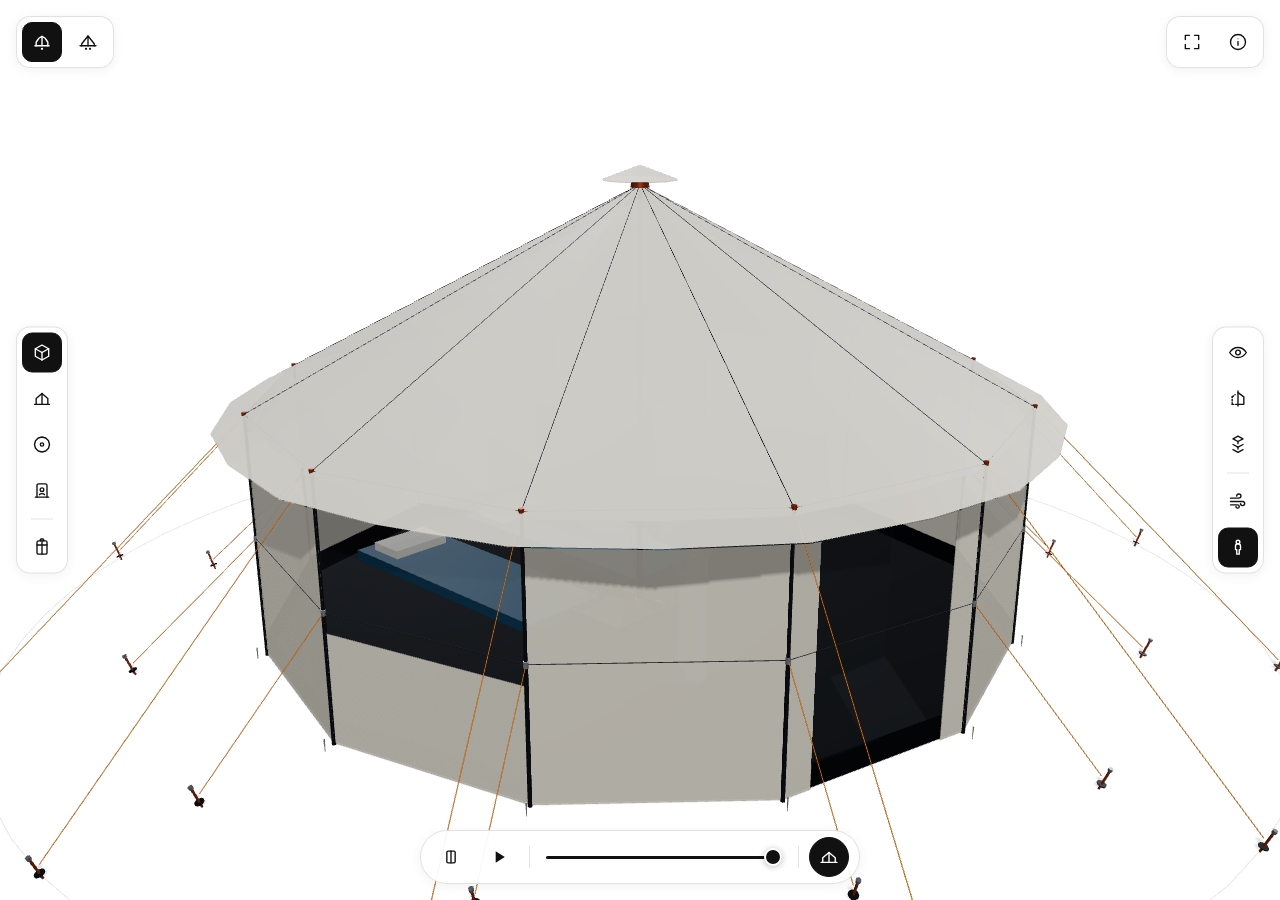
<file: index.html>
<!DOCTYPE html>
<html lang="ja">
<head>
  <meta charset="UTF-8" />
  <meta name="viewport" content="width=device-width, initial-scale=1.0, maximum-scale=1.0, user-scalable=no, viewport-fit=cover" />
  <meta name="theme-color" content="#ffffff" />
  <meta name="apple-mobile-web-app-capable" content="yes" />
  <meta name="apple-mobile-web-app-status-bar-style" content="default" />
  <meta name="description" content="FREE-ROOM D12-500: 52cm×16cm×48cm折り畳み式・展開時18.75㎡（11.6畳）超効率平地庭用宿泊住居 3D CAD & マルチフィジックス検証モデル" />
  <title>FREE-ROOM D12-500 — 3D CAD</title>
  <link rel="stylesheet" href="./css/style.css" />
  <script type="importmap">
    {
      "imports": {
        "three": "./vendor/three.module.min.js",
        "three/addons/controls/OrbitControls.js": "./vendor/OrbitControls.js"
      }
    }
  </script>
</head>
<body>
  <!-- Pure White Full-Bleed 3D CAD Viewport -->
  <main id="cad-stage">
    <canvas id="cad-canvas"></canvas>
  </main>

  <!-- Analysis Color Swatch Strip (Zero Text — Shown ONLY when CFD/FEA heatmap mode is active) -->
  <div id="heatmap-swatch" class="heatmap-swatch" aria-hidden="true">
    <svg viewBox="0 0 24 24"><path d="M3 8h11a3 3 0 1 0-3-3"/><path d="M3 12h15a3 3 0 1 1-3 3"/><path d="M3 16h7a2.5 2.5 0 1 1-2.5 2.5"/></svg>
    <div class="heatmap-bar"></div>
    <svg viewBox="0 0 24 24"><path d="M12 2v20"/><path d="M6 7l6-5 6 5"/><path d="M6 17l6 5 6-5"/></svg>
  </div>

  <!-- Left Vertical Dock: Camera Presets (100% Icon-Only, Zero Text) -->
  <nav class="cad-dock dock-left" aria-label="Viewpoints">
    <!-- Isometric 3D View -->
    <button id="btn-view-iso" class="cad-btn is-active" type="button" aria-label="Isometric View">
      <svg viewBox="0 0 24 24">
        <path d="M12 3l8 4.5v9L12 21l-8-4.5v-9L12 3z"/>
        <path d="M12 12l8-4.5"/>
        <path d="M12 12v9"/>
        <path d="M12 12L4 7.5"/>
      </svg>
    </button>
    <!-- Front Elevation View -->
    <button id="btn-view-front" class="cad-btn" type="button" aria-label="Front Elevation">
      <svg viewBox="0 0 24 24">
        <path d="M3 19h18"/>
        <path d="M5 19v-7l7-6 7 6v7"/>
        <path d="M12 6v13"/>
      </svg>
    </button>
    <!-- Top Plan View (12-gon) -->
    <button id="btn-view-top" class="cad-btn" type="button" aria-label="Top Plan View">
      <svg viewBox="0 0 24 24">
        <polygon points="12,3 16.5,4.2 19.8,7.5 21,12 19.8,16.5 16.5,19.8 12,21 7.5,19.8 4.2,16.5 3,12 4.2,7.5 7.5,4.2"/>
        <circle cx="12" cy="12" r="2"/>
      </svg>
    </button>
    <!-- Interior Walk-In View -->
    <button id="btn-view-interior" class="cad-btn" type="button" aria-label="Interior View">
      <svg viewBox="0 0 24 24">
        <path d="M4 20h16"/>
        <path d="M6 20V6a2 2 0 0 1 2-2h8a2 2 0 0 1 2 2v14"/>
        <circle cx="12" cy="11" r="2.2"/>
        <path d="M9 17c.8-1.6 5.2-1.6 6 0"/>
      </svg>
    </button>
    <div class="dock-sep"></div>
    <!-- Packed Box 52x16x48cm Close-Up View -->
    <button id="btn-view-packed" class="cad-btn" type="button" aria-label="Packed Case Focus">
      <svg viewBox="0 0 24 24">
        <rect x="6" y="4" width="12" height="16" rx="1.8"/>
        <path d="M10 4V2.8a1 1 0 0 1 1-1h2a1 1 0 0 1 1 1V4"/>
        <path d="M12 4v16"/>
        <path d="M6 9h12"/>
      </svg>
    </button>
  </nav>

  <!-- Right Vertical Dock: Structural Layers & Multi-Physics Visualizations (Zero Text) -->
  <nav class="cad-dock dock-right" aria-label="CAD Modes">
    <!-- X-Ray / Skeleton Frame Mode (Toggle Outer Membrane Opacity) -->
    <button id="btn-mode-xray" class="cad-btn" type="button" aria-label="Skeleton X-Ray">
      <svg viewBox="0 0 24 24">
        <path d="M2 12s3.8-6 10-6 10 6 10 6-3.8 6-10 6-10-6-10-6z"/>
        <circle cx="12" cy="12" r="2.8"/>
      </svg>
    </button>
    <!-- Half Section Cutaway Mode -->
    <button id="btn-mode-section" class="cad-btn" type="button" aria-label="Section Cut">
      <svg viewBox="0 0 24 24">
        <path d="M12 3v18"/>
        <path d="M12 5l7 5v9h-7"/>
        <path d="M5 10l3.5-2.5" stroke-dasharray="2 2"/>
        <path d="M5 19v-9" stroke-dasharray="2 2"/>
        <path d="M5 19h7" stroke-dasharray="2 2"/>
      </svg>
    </button>
    <!-- Exploded CAD Assembly View -->
    <button id="btn-mode-explode" class="cad-btn" type="button" aria-label="Exploded Assembly">
      <svg viewBox="0 0 24 24">
        <path d="M12 2l6 3.2L12 8.4 6 5.2 12 2z"/>
        <path d="M6 12l6 3.2 6-3.2"/>
        <path d="M6 18.2l6 3.2 6-3.2"/>
        <path d="M12 8.4v2.6"/>
        <path d="M12 15.2v2.2"/>
      </svg>
    </button>
    <div class="dock-sep"></div>
    <!-- OpenFOAM CFD + CalculiX FEA Field Visualization -->
    <button id="btn-mode-physics" class="cad-btn" type="button" aria-label="CFD & FEA Heatmap">
      <svg viewBox="0 0 24 24">
        <path d="M3 8h10a2.5 2.5 0 1 0-2.5-2.5"/>
        <path d="M3 12h14.5a2.5 2.5 0 1 1-2.5 2.5"/>
        <path d="M3 16h8.5a2 2 0 1 1-2 2"/>
      </svg>
    </button>
    <!-- Human & Sleeping Interior Scale Figures -->
    <button id="btn-mode-scale" class="cad-btn is-active" type="button" aria-label="Human Scale & Interior">
      <svg viewBox="0 0 24 24">
        <circle cx="12" cy="5.5" r="2.2"/>
        <path d="M9 10.5a3 3 0 0 1 6 0v4h-1.5v5.5h-3V14.5H9v-4z"/>
      </svg>
    </button>
  </nav>

  <!-- Top-Left Dock: V1 / V2 Geometric Silhouette Switcher (100% Icon-Only, Zero Text) -->
  <nav class="cad-dock dock-top-left" aria-label="Version Switcher">
    <!-- V1: FREE-ROOM D12-500 (Geodesic Dome + 1 Dot) -->
    <button id="btn-ver-v1" class="cad-btn is-active" type="button" aria-label="V1: FREE-ROOM D12-500" title="V1: FREE-ROOM D12-500（¥558,044・11.6畳）">
      <svg viewBox="0 0 24 24">
        <path d="M3.5 16.5h17"/>
        <path d="M5 16.5v-4.2L8.2 7.5 12 5.2l3.8 2.3L19 12.3v4.2"/>
        <path d="M12 5.2v11.3"/>
        <circle cx="12" cy="20.2" r="1.35" fill="currentColor" stroke="none"/>
      </svg>
    </button>
    <!-- V2: FREE-ROOM AERO-PRISM P300 (Steep Aero-Prism + 2 Dots) -->
    <button id="btn-ver-v2" class="cad-btn" type="button" aria-label="V2: FREE-ROOM AERO-PRISM P300" title="V2: FREE-ROOM AERO-PRISM P300（¥5,950・5.00畳・雨100%不侵入）">
      <svg viewBox="0 0 24 24">
        <path d="M2.5 16.5h19"/>
        <path d="M4.5 16.5v-2.4L12 4.8l7.5 9.3v2.4"/>
        <path d="M12 4.8v11.7"/>
        <circle cx="9.6" cy="20.2" r="1.35" fill="currentColor" stroke="none"/>
        <circle cx="14.4" cy="20.2" r="1.35" fill="currentColor" stroke="none"/>
      </svg>
    </button>
  </nav>

  <!-- Top-Right Dock: Fullscreen Toggle & Collapsible Engineering Explanation Sheet -->
  <nav class="cad-dock dock-top-right" aria-label="Utilities">
    <!-- Fullscreen / Mobile Landscape Fullscreen -->
    <button id="btn-fullscreen" class="cad-btn" type="button" aria-label="Fullscreen">
      <svg id="icon-fs-enter" viewBox="0 0 24 24">
        <path d="M4 9V4h5"/>
        <path d="M20 9V4h-5"/>
        <path d="M4 15v5h5"/>
        <path d="M20 15v5h-5"/>
      </svg>
      <svg id="icon-fs-exit" viewBox="0 0 24 24" style="display:none">
        <path d="M9 4v5H4"/>
        <path d="M15 4v5h5"/>
        <path d="M9 20v-5H4"/>
        <path d="M15 20v-5h5"/>
      </svg>
    </button>
    <!-- Engineering Info & Simulation Report Sheet Toggle (i icon) -->
    <button id="btn-info" class="cad-btn" type="button" aria-label="Engineering Explanation">
      <svg viewBox="0 0 24 24">
        <circle cx="12" cy="12" r="9"/>
        <path d="M12 16v-4.5"/>
        <circle cx="12" cy="8.2" r="0.6" fill="currentColor" stroke="none"/>
      </svg>
    </button>
  </nav>

  <!-- Bottom Floating Morph Dock: Folded Case <-> Play/Pause <-> Deployed Pavilion (Zero Text) -->
  <div class="cad-dock dock-bottom" role="region" aria-label="Deployment Controls">
    <!-- Snap to 0% (Packed 52x16x48cm) -->
    <button id="btn-snap-packed" class="cad-btn round" type="button" aria-label="Folded State">
      <svg viewBox="0 0 24 24">
        <rect x="7" y="5" width="10" height="14" rx="1.5"/>
        <path d="M12 5v14"/>
      </svg>
    </button>
    <!-- Play / Pause Deployment Sequence -->
    <button id="btn-play" class="cad-btn round" type="button" aria-label="Play Deployment">
      <svg id="icon-play" viewBox="0 0 24 24">
        <polygon points="8,5 19,12 8,19" fill="currentColor" stroke="none"/>
      </svg>
      <svg id="icon-pause" viewBox="0 0 24 24" style="display:none">
        <rect x="6.5" y="5" width="3.8" height="14" rx="1" fill="currentColor" stroke="none"/>
        <rect x="13.7" y="5" width="3.8" height="14" rx="1" fill="currentColor" stroke="none"/>
      </svg>
    </button>
    <div class="dock-sep-v"></div>
    <!-- Continuous Kinematic Deployment Slider -->
    <div class="morph-slider-wrap">
      <input id="morph-slider" type="range" min="0" max="1000" value="1000" aria-label="Deployment Progress" />
    </div>
    <div class="dock-sep-v"></div>
    <!-- Snap to 100% (Fully Deployed Pavilion) -->
    <button id="btn-snap-deployed" class="cad-btn round is-active" type="button" aria-label="Deployed State">
      <svg viewBox="0 0 24 24">
        <path d="M2.5 18.5h19"/>
        <path d="M4.5 18.5v-5.5L12 6.5l7.5 6.5v5.5"/>
        <path d="M12 6.5v12"/>
      </svg>
    </button>
  </div>

  <!-- Collapsible Engineering Explanation Sheet (ONLY container containing descriptive text) -->
  <div id="info-backdrop" aria-hidden="true"></div>
  <aside id="info-drawer" aria-hidden="true" aria-label="設計・工学検証説明">
    <div class="drawer-version-bar" role="group" aria-label="バージョン切替">
      <button id="btn-drawer-v1" class="ver-seg is-active" type="button">V1：D12-500（¥558,044・11.6畳）</button>
      <button id="btn-drawer-v2" class="ver-seg" type="button">V2：AERO-PRISM（¥5,950・5.00畳）</button>
    </div>
    <header class="drawer-head">
      <div class="drawer-title-group">
        <h1 id="doc-title"></h1>
        <p id="doc-subtitle"></p>
      </div>
      <button id="btn-info-close" class="cad-btn round" type="button" aria-label="Close">
        <svg viewBox="0 0 24 24">
          <path d="M6 6l12 12"/>
          <path d="M18 6L6 18"/>
        </svg>
      </button>
    </header>
    <div id="drawer-tabs" class="drawer-tabs" role="tablist"></div>
    <div id="drawer-body" class="drawer-body"></div>
  </aside>

  <script type="module" src="./js/app.js"></script>
</body>
</html>
</file>
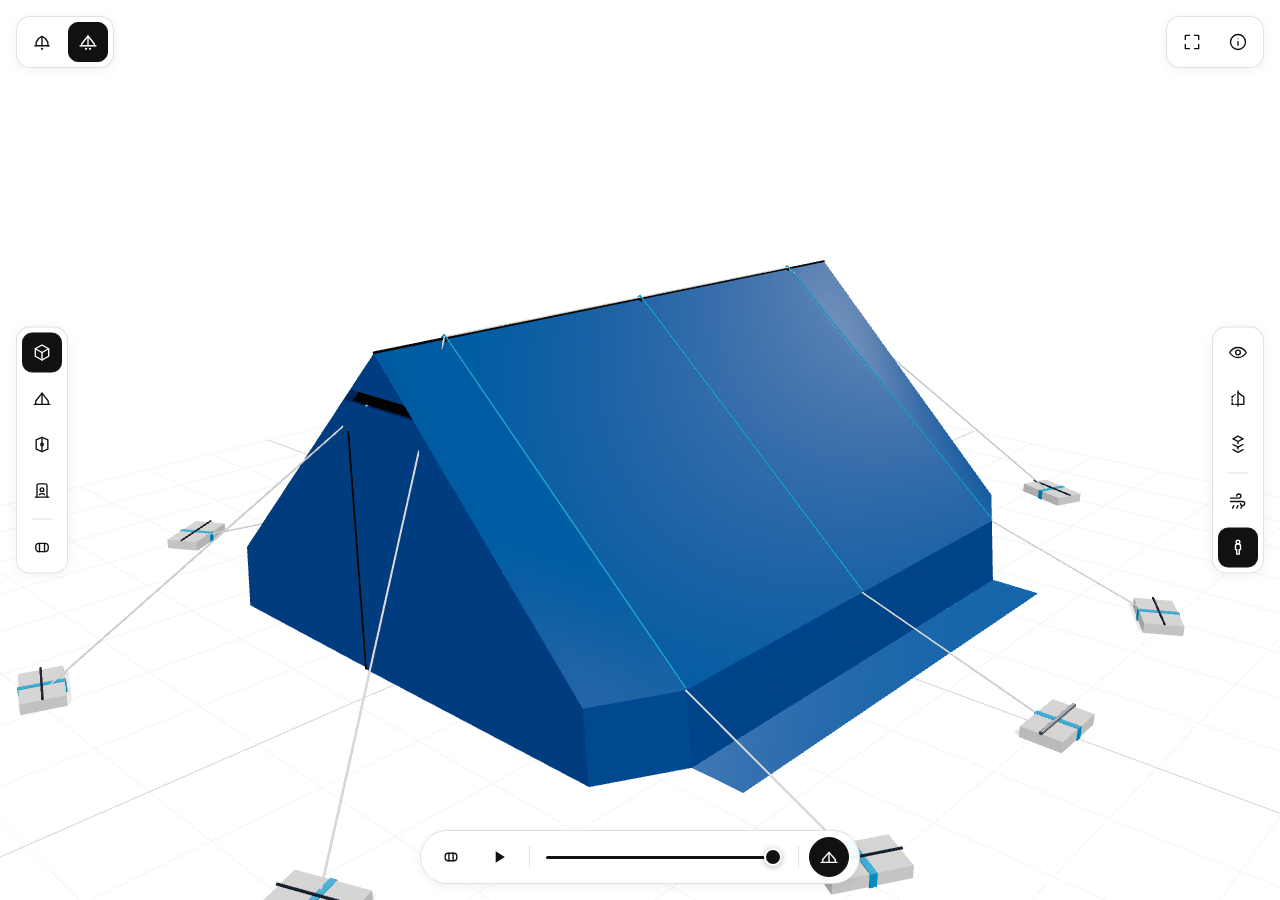
<file: v2/index.html>
<!DOCTYPE html>
<html lang="ja">
<head>
  <meta charset="UTF-8" />
  <meta name="viewport" content="width=device-width, initial-scale=1.0, maximum-scale=1.0, user-scalable=no, viewport-fit=cover" />
  <meta name="theme-color" content="#ffffff" />
  <meta name="apple-mobile-web-app-capable" content="yes" />
  <meta name="apple-mobile-web-app-status-bar-style" content="default" />
  <meta name="description" content="FREE-ROOM V2 AERO-PRISM P300: 予算¥5,950・外枠ケース無し・CNC無し・無電源・国内完結・雨100%不侵入・5.00畳（8.10㎡）3D CAD" />
  <title>FREE-ROOM V2 AERO-PRISM P300 — 3D CAD</title>
  <link rel="stylesheet" href="./css/style.css" />
  <script type="importmap">
    {
      "imports": {
        "three": "../vendor/three.module.min.js",
        "three/addons/controls/OrbitControls.js": "../vendor/OrbitControls.js"
      }
    }
  </script>
</head>
<body>
  <!-- Pure White Full-Bleed 3D CAD Viewport -->
  <main id="cad-stage">
    <canvas id="cad-canvas"></canvas>
  </main>

  <!-- Analysis Color Swatch Strip (Zero Text — Shown ONLY when CFD/FEA/Rain mode is active) -->
  <div id="heatmap-swatch" class="heatmap-swatch" aria-hidden="true">
    <svg viewBox="0 0 24 24"><path d="M3 8h11a3 3 0 1 0-3-3"/><path d="M3 12h15a3 3 0 1 1-3 3"/><path d="M3 16h7a2.5 2.5 0 1 1-2.5 2.5"/></svg>
    <div class="heatmap-bar"></div>
    <svg viewBox="0 0 24 24"><path d="M12 2.5C9.5 6.8 6.5 10.2 6.5 14a5.5 5.5 0 0 0 11 0c0-3.8-3-7.2-5.5-11.5z"/></svg>
  </div>

  <!-- Left Vertical Dock: Camera Presets (100% Icon-Only, Zero Text) -->
  <nav class="cad-dock dock-left" aria-label="Viewpoints">
    <!-- Isometric 3D View -->
    <button id="btn-view-iso" class="cad-btn is-active" type="button" aria-label="Isometric View">
      <svg viewBox="0 0 24 24">
        <path d="M12 3l8 4.5v9L12 21l-8-4.5v-9L12 3z"/>
        <path d="M12 12l8-4.5"/>
        <path d="M12 12v9"/>
        <path d="M12 12L4 7.5"/>
      </svg>
    </button>
    <!-- Front Elevation View (Aero-Prism Gable) -->
    <button id="btn-view-front" class="cad-btn" type="button" aria-label="Front Elevation">
      <svg viewBox="0 0 24 24">
        <path d="M2.5 19h19"/>
        <path d="M4.5 19v-4L12 5.5 19.5 15v4"/>
        <path d="M12 5.5V19"/>
      </svg>
    </button>
    <!-- Top Plan View (3.0x2.7m Rectangle + Vestibules) -->
    <button id="btn-view-top" class="cad-btn" type="button" aria-label="Top Plan View">
      <svg viewBox="0 0 24 24">
        <polygon points="5,6.5 12,3.5 19,6.5 19,17.5 12,20.5 5,17.5"/>
        <path d="M12 3.5v17"/>
        <circle cx="12" cy="12" r="1.5"/>
      </svg>
    </button>
    <!-- Interior Walk-In View -->
    <button id="btn-view-interior" class="cad-btn" type="button" aria-label="Interior View">
      <svg viewBox="0 0 24 24">
        <path d="M4 20h16"/>
        <path d="M6 20V6a2 2 0 0 1 2-2h8a2 2 0 0 1 2 2v14"/>
        <circle cx="12" cy="11" r="2.2"/>
        <path d="M9 17c.8-1.6 5.2-1.6 6 0"/>
      </svg>
    </button>
    <div class="dock-sep"></div>
    <!-- Soft Compression Roll Close-Up View (Zero Hard Case!) -->
    <button id="btn-view-packed" class="cad-btn" type="button" aria-label="Soft Roll Focus">
      <svg viewBox="0 0 24 24">
        <rect x="4.5" y="7" width="15" height="10" rx="4"/>
        <path d="M9 7v10"/>
        <path d="M15 7v10"/>
      </svg>
    </button>
  </nav>

  <!-- Right Vertical Dock: Structural Layers & Multi-Physics Visualizations (Zero Text) -->
  <nav class="cad-dock dock-right" aria-label="CAD Modes">
    <!-- X-Ray / Skeleton 3-Mast Coaxial Core Mode -->
    <button id="btn-mode-xray" class="cad-btn" type="button" aria-label="Skeleton X-Ray">
      <svg viewBox="0 0 24 24">
        <path d="M2 12s3.8-6 10-6 10 6 10 6-3.8 6-10 6-10-6-10-6z"/>
        <circle cx="12" cy="12" r="2.8"/>
      </svg>
    </button>
    <!-- Half Section Cutaway Mode (Reveals 24cm Bathtub + 180° S-Turn Labyrinth + 3 Masts) -->
    <button id="btn-mode-section" class="cad-btn" type="button" aria-label="Section Cut">
      <svg viewBox="0 0 24 24">
        <path d="M12 3v18"/>
        <path d="M12 5l7 5v9h-7"/>
        <path d="M5 10l3.5-2.5" stroke-dasharray="2 2"/>
        <path d="M5 19v-9" stroke-dasharray="2 2"/>
        <path d="M5 19h7" stroke-dasharray="2 2"/>
      </svg>
    </button>
    <!-- Exploded CAD Assembly View -->
    <button id="btn-mode-explode" class="cad-btn" type="button" aria-label="Exploded Assembly">
      <svg viewBox="0 0 24 24">
        <path d="M12 2l6 3.2L12 8.4 6 5.2 12 2z"/>
        <path d="M6 12l6 3.2 6-3.2"/>
        <path d="M6 18.2l6 3.2 6-3.2"/>
        <path d="M12 8.4v2.6"/>
        <path d="M12 15.2v2.2"/>
      </svg>
    </button>
    <div class="dock-sep"></div>
    <!-- OpenFOAM 30m/s CFD + CalculiX FEA + 150mm/h Rain Deflection Mode -->
    <button id="btn-mode-physics" class="cad-btn" type="button" aria-label="CFD FEA & Rainstorm">
      <svg viewBox="0 0 24 24">
        <path d="M3 8h10a2.5 2.5 0 1 0-2.5-2.5"/>
        <path d="M3 12h14.5a2.5 2.5 0 1 1-2.5 2.5"/>
        <path d="M7 17l-1.5 3"/>
        <path d="M12 17l-1.5 3"/>
        <path d="M17 17l-1.5 3"/>
      </svg>
    </button>
    <!-- Human & Sleeping Scale Figures -->
    <button id="btn-mode-scale" class="cad-btn is-active" type="button" aria-label="Human Scale & Interior">
      <svg viewBox="0 0 24 24">
        <circle cx="12" cy="5.5" r="2.2"/>
        <path d="M9 10.5a3 3 0 0 1 6 0v4h-1.5v5.5h-3V14.5H9v-4z"/>
      </svg>
    </button>
  </nav>

  <!-- Top-Left Dock: V1 / V2 Geometric Silhouette Switcher (100% Icon-Only, Zero Text) -->
  <nav class="cad-dock dock-top-left" aria-label="Version Switcher">
    <!-- V1: FREE-ROOM D12-500 (Geodesic Dome + 1 Dot) -->
    <button id="btn-ver-v1" class="cad-btn" type="button" aria-label="V1: FREE-ROOM D12-500" title="V1: FREE-ROOM D12-500（¥558,044・11.6畳）">
      <svg viewBox="0 0 24 24">
        <path d="M3.5 16.5h17"/>
        <path d="M5 16.5v-4.2L8.2 7.5 12 5.2l3.8 2.3L19 12.3v4.2"/>
        <path d="M12 5.2v11.3"/>
        <circle cx="12" cy="20.2" r="1.35" fill="currentColor" stroke="none"/>
      </svg>
    </button>
    <!-- V2: FREE-ROOM AERO-PRISM P300 (Steep Aero-Prism + 2 Dots) -->
    <button id="btn-ver-v2" class="cad-btn is-active" type="button" aria-label="V2: FREE-ROOM AERO-PRISM P300" title="V2: FREE-ROOM AERO-PRISM P300（¥5,950・5.00畳・雨100%不侵入）">
      <svg viewBox="0 0 24 24">
        <path d="M2.5 16.5h19"/>
        <path d="M4.5 16.5v-2.4L12 4.8l7.5 9.3v2.4"/>
        <path d="M12 4.8v11.7"/>
        <circle cx="9.6" cy="20.2" r="1.35" fill="currentColor" stroke="none"/>
        <circle cx="14.4" cy="20.2" r="1.35" fill="currentColor" stroke="none"/>
      </svg>
    </button>
  </nav>

  <!-- Top-Right Dock: Fullscreen Toggle & Collapsible Engineering Explanation Sheet -->
  <nav class="cad-dock dock-top-right" aria-label="Utilities">
    <button id="btn-fullscreen" class="cad-btn" type="button" aria-label="Fullscreen">
      <svg id="icon-fs-enter" viewBox="0 0 24 24">
        <path d="M4 9V4h5"/>
        <path d="M20 9V4h-5"/>
        <path d="M4 15v5h5"/>
        <path d="M20 15v5h-5"/>
      </svg>
      <svg id="icon-fs-exit" viewBox="0 0 24 24" style="display:none">
        <path d="M9 4v5H4"/>
        <path d="M15 4v5h5"/>
        <path d="M9 20v-5H4"/>
        <path d="M15 20v-5h5"/>
      </svg>
    </button>
    <button id="btn-info" class="cad-btn" type="button" aria-label="Engineering Explanation">
      <svg viewBox="0 0 24 24">
        <circle cx="12" cy="12" r="9"/>
        <path d="M12 16v-4.5"/>
        <circle cx="12" cy="8.2" r="0.6" fill="currentColor" stroke="none"/>
      </svg>
    </button>
  </nav>

  <!-- Bottom Floating Morph Dock: Soft Compression Roll <-> Play/Pause <-> Deployed Aero-Prism (Zero Text) -->
  <div class="cad-dock dock-bottom" role="region" aria-label="Deployment Controls">
    <!-- Snap to 0% (Zero-Case Soft Roll 495x148x455mm) -->
    <button id="btn-snap-packed" class="cad-btn round" type="button" aria-label="Soft Roll State">
      <svg viewBox="0 0 24 24">
        <rect x="5" y="7.5" width="14" height="9" rx="3.5"/>
        <path d="M9.5 7.5v9"/>
        <path d="M14.5 7.5v9"/>
      </svg>
    </button>
    <!-- Play / Pause Deployment Sequence -->
    <button id="btn-play" class="cad-btn round" type="button" aria-label="Play Deployment">
      <svg id="icon-play" viewBox="0 0 24 24">
        <polygon points="8,5 19,12 8,19" fill="currentColor" stroke="none"/>
      </svg>
      <svg id="icon-pause" viewBox="0 0 24 24" style="display:none">
        <rect x="6.5" y="5" width="3.8" height="14" rx="1" fill="currentColor" stroke="none"/>
        <rect x="13.7" y="5" width="3.8" height="14" rx="1" fill="currentColor" stroke="none"/>
      </svg>
    </button>
    <div class="dock-sep-v"></div>
    <div class="morph-slider-wrap">
      <input id="morph-slider" type="range" min="0" max="1000" value="1000" aria-label="Deployment Progress" />
    </div>
    <div class="dock-sep-v"></div>
    <!-- Snap to 100% (Deployed Aero-Prism P300) -->
    <button id="btn-snap-deployed" class="cad-btn round is-active" type="button" aria-label="Deployed State">
      <svg viewBox="0 0 24 24">
        <path d="M2.5 18.5h19"/>
        <path d="M4.5 18.5v-3.5L12 6.5l7.5 8.5v3.5"/>
        <path d="M12 6.5v12"/>
      </svg>
    </button>
  </div>

  <!-- Collapsible Engineering Explanation Sheet (ONLY container containing descriptive text) -->
  <div id="info-backdrop" aria-hidden="true"></div>
  <aside id="info-drawer" aria-hidden="true" aria-label="V2設計・超厳格検証説明">
    <div class="drawer-version-bar" role="group" aria-label="バージョン切替">
      <a class="ver-seg" href="../index.html?v=1">V1：D12-500（¥558,044・11.6畳）</a>
      <button class="ver-seg is-active" type="button">V2：AERO-PRISM（¥5,950・5.00畳）</button>
    </div>
    <header class="drawer-head">
      <div class="drawer-title-group">
        <h1 id="doc-title"></h1>
        <p id="doc-subtitle"></p>
      </div>
      <button id="btn-info-close" class="cad-btn round" type="button" aria-label="Close">
        <svg viewBox="0 0 24 24">
          <path d="M6 6l12 12"/>
          <path d="M18 6L6 18"/>
        </svg>
      </button>
    </header>
    <div class="drawer-tabs" role="tablist">
      <button class="drawer-tab is-active" data-tab="overview" type="button">概要・V1比較</button>
      <button class="drawer-tab" data-tab="rainproof" type="button">雨100%不侵入</button>
      <button class="drawer-tab" data-tab="simulations" type="button">9大超厳格検証</button>
      <button class="drawer-tab" data-tab="bom" type="button">¥5,950部品表</button>
      <button class="drawer-tab" data-tab="colab" type="button">A100超激重Sim</button>
    </div>
    <div class="drawer-body">
      <section id="tab-overview" class="tab-panel is-active"></section>
      <section id="tab-rainproof" class="tab-panel"></section>
      <section id="tab-simulations" class="tab-panel"></section>
      <section id="tab-bom" class="tab-panel"></section>
      <section id="tab-colab" class="tab-panel"></section>
    </div>
  </aside>

  <script type="module" src="./js/app.js"></script>
</body>
</html>
</file>
<file: css/style.css>
/* ==========================================================================
   FREE-ROOM D12-500 — Pure-White Zero-Text 3D CAD Interface
   Design Language: Swiss Industrial CAD / Dieter Rams Minimalism
   Background: Strictly Pure White (#FFFFFF)
   Chrome UI: 100% Icon-Only (Zero visible text outside the collapsible Info Sheet)
   Responsive: Desktop PC + Mobile Landscape Fullscreen (safe-area aware)
   ========================================================================== */

:root {
  --bg: #ffffff;
  --ink: #111111;
  --ink-muted: #595959;
  --ink-soft: #8c8c8c;
  --hairline: rgba(17, 17, 17, 0.12);
  --hairline-strong: rgba(17, 17, 17, 0.24);
  --surface: rgba(255, 255, 255, 0.88);
  --surface-solid: #ffffff;
  --surface-hover: #f2f2f2;
  --active-bg: #111111;
  --active-fg: #ffffff;
  --pass: #0f766e;
  --btn-size: 40px;
  --dock-gap: 6px;
  --edge-pad: 16px;
  --radius: 10px;
  --radius-pill: 999px;
  --shadow-subtle: 0 2px 12px rgba(0, 0, 0, 0.06);
}

*,
*::before,
*::after {
  box-sizing: border-box;
  -webkit-tap-highlight-color: transparent;
}

html,
body {
  margin: 0;
  padding: 0;
  width: 100%;
  height: 100%;
  overflow: hidden;
  background-color: var(--bg);
  color: var(--ink);
  font-family: -apple-system, BlinkMacSystemFont, "Hiragino Kaku Gothic ProN", "Hiragino Sans", "Yu Gothic", "Meiryo", "Inter", sans-serif;
  user-select: none;
  -webkit-user-select: none;
  touch-action: none;
}

/* 3D CAD Viewport — Pure White Full-Bleed */
#cad-stage {
  position: fixed;
  inset: 0;
  width: 100dvw;
  height: 100dvh;
  background-color: #ffffff;
  overflow: hidden;
}

#cad-canvas {
  display: block;
  width: 100%;
  height: 100%;
  outline: none;
  cursor: grab;
}

#cad-canvas:active {
  cursor: grabbing;
}

/* ==========================================================================
   ICON-ONLY CAD CHROME (ZERO TEXT NODES)
   ========================================================================== */

.cad-dock {
  position: fixed;
  z-index: 20;
  display: flex;
  align-items: center;
  gap: var(--dock-gap);
  padding: 5px;
  background: rgba(255, 255, 255, 0.94);
  border: 1px solid var(--hairline);
  border-radius: 14px;
  box-shadow: var(--shadow-subtle);
}

/* Left Vertical Dock: Camera & Viewpoints */
.dock-left {
  left: max(var(--edge-pad), env(safe-area-inset-left));
  top: 50%;
  transform: translateY(-50%);
  flex-direction: column;
}

/* Right Vertical Dock: CAD Modes & Analysis Layers */
.dock-right {
  right: max(var(--edge-pad), env(safe-area-inset-right));
  top: 50%;
  transform: translateY(-50%);
  flex-direction: column;
}

/* Top-Left Dock: V1 / V2 Icon-Only Version Switcher (Zero Text) */
.dock-top-left {
  top: max(var(--edge-pad), env(safe-area-inset-top));
  left: max(var(--edge-pad), env(safe-area-inset-left));
  flex-direction: row;
}

/* Top-Right Utility Dock: Info Sheet & Fullscreen */
.dock-top-right {
  top: max(var(--edge-pad), env(safe-area-inset-top));
  right: max(var(--edge-pad), env(safe-area-inset-right));
  flex-direction: row;
}

/* Bottom Floating Morph Scrubber: Folded (52x16x48cm) <-> Deployed (Ø5.0m) */
.dock-bottom {
  left: 50%;
  bottom: max(var(--edge-pad), env(safe-area-inset-bottom));
  transform: translateX(-50%);
  flex-direction: row;
  padding: 6px 10px;
  gap: 8px;
  border-radius: var(--radius-pill);
  width: min(440px, calc(100dvw - 140px));
}

.dock-sep {
  width: 22px;
  height: 1px;
  background: var(--hairline);
  margin: 2px 0;
}

.dock-sep-v {
  width: 1px;
  height: 22px;
  background: var(--hairline);
  margin: 0 2px;
}

.cad-btn {
  appearance: none;
  border: 1px solid transparent;
  background: transparent;
  color: var(--ink);
  width: var(--btn-size);
  height: var(--btn-size);
  min-width: var(--btn-size);
  min-height: var(--btn-size);
  border-radius: var(--radius);
  padding: 0;
  margin: 0;
  display: inline-flex;
  align-items: center;
  justify-content: center;
  cursor: pointer;
  transition: background-color 140ms ease, color 140ms ease, transform 120ms ease, border-color 140ms ease;
}

.cad-btn svg {
  width: 20px;
  height: 20px;
  stroke: currentColor;
  fill: none;
  stroke-width: 1.65;
  stroke-linecap: round;
  stroke-linejoin: round;
  pointer-events: none;
}

.cad-btn:hover {
  background: var(--surface-hover);
  border-color: var(--hairline);
}

.cad-btn:active {
  transform: scale(0.93);
}

.cad-btn.is-active {
  background: var(--active-bg);
  color: var(--active-fg);
  border-color: var(--active-bg);
}

.cad-btn.round {
  border-radius: var(--radius-pill);
}

/* Custom Ultra-Clean Range Slider (Zero Text) */
.morph-slider-wrap {
  flex: 1;
  display: flex;
  align-items: center;
  height: var(--btn-size);
  padding: 0 4px;
}

#morph-slider {
  -webkit-appearance: none;
  appearance: none;
  width: 100%;
  height: 3px;
  background: linear-gradient(
    to right,
    #111111 0%,
    #111111 var(--pct, 100%),
    rgba(17, 17, 17, 0.16) var(--pct, 100%),
    rgba(17, 17, 17, 0.16) 100%
  );
  border-radius: 999px;
  outline: none;
  cursor: pointer;
}

#morph-slider::-webkit-slider-thumb {
  -webkit-appearance: none;
  appearance: none;
  width: 18px;
  height: 18px;
  border-radius: 50%;
  background: #111111;
  border: 2.5px solid #ffffff;
  box-shadow: 0 1px 6px rgba(0, 0, 0, 0.28);
  cursor: pointer;
  transition: transform 120ms ease;
}

#morph-slider::-webkit-slider-thumb:hover,
#morph-slider::-webkit-slider-thumb:active {
  transform: scale(1.18);
}

#morph-slider::-moz-range-thumb {
  width: 18px;
  height: 18px;
  border-radius: 50%;
  background: #111111;
  border: 2.5px solid #ffffff;
  box-shadow: 0 1px 6px rgba(0, 0, 0, 0.28);
  cursor: pointer;
}

/* Subtle Icon-Only Legend Bar for Analysis Heatmap (Zero Text — Pure Color Swatch Strip!) */
.heatmap-swatch {
  position: fixed;
  top: max(var(--edge-pad), env(safe-area-inset-top));
  left: 50%;
  transform: translateX(-50%);
  z-index: 18;
  display: none;
  align-items: center;
  gap: 8px;
  padding: 6px 10px;
  background: var(--surface);
  border: 1px solid var(--hairline);
  border-radius: var(--radius-pill);
  box-shadow: var(--shadow-subtle);
}

.heatmap-swatch.is-visible {
  display: flex;
}

.heatmap-swatch svg {
  width: 16px;
  height: 16px;
  stroke: var(--ink);
  fill: none;
  stroke-width: 1.7;
}

.heatmap-bar {
  width: 112px;
  height: 6px;
  border-radius: 999px;
  background: linear-gradient(90deg, #2563eb 0%, #06b6d4 28%, #10b981 52%, #f59e0b 78%, #dc2626 100%);
}

/* ==========================================================================
   COLLAPSIBLE ENGINEERING DESCRIPTION SHEET (THE ONLY PLACE WITH TEXT)
   Hidden completely when closed -> Zero visible text in default CAD view!
   ========================================================================== */

#info-backdrop {
  position: fixed;
  inset: 0;
  z-index: 40;
  background: rgba(255, 255, 255, 0.72);
  opacity: 0;
  pointer-events: none;
  transition: opacity 180ms ease;
}

#info-backdrop.is-open {
  opacity: 1;
  pointer-events: auto;
}

#info-drawer {
  position: fixed;
  top: 0;
  right: 0;
  bottom: 0;
  z-index: 50;
  width: min(560px, 94dvw);
  background: #ffffff;
  border-left: 1px solid var(--hairline-strong);
  box-shadow: -8px 0 32px rgba(0, 0, 0, 0.08);
  transform: translateX(102%);
  transition: transform 260ms cubic-bezier(0.22, 1, 0.36, 1);
  display: flex;
  flex-direction: column;
  user-select: text;
  -webkit-user-select: text;
  touch-action: pan-y;
  visibility: hidden;
}

#info-drawer.is-open {
  transform: translateX(0);
  visibility: visible;
}

.drawer-head {
  display: flex;
  align-items: center;
  justify-content: space-between;
  padding: 16px 20px;
  padding-top: max(16px, env(safe-area-inset-top));
  padding-right: max(20px, env(safe-area-inset-right));
  border-bottom: 1px solid var(--hairline);
  gap: 12px;
  flex-shrink: 0;
}

.drawer-title-group h1 {
  margin: 0;
  font-size: 16px;
  font-weight: 700;
  letter-spacing: 0.02em;
  color: var(--ink);
}

.drawer-title-group p {
  margin: 3px 0 0;
  font-size: 12px;
  color: var(--ink-muted);
}

.drawer-tabs {
  display: flex;
  gap: 2px;
  padding: 8px 14px 0;
  border-bottom: 1px solid var(--hairline);
  overflow-x: auto;
  flex-shrink: 0;
}

.drawer-tab {
  appearance: none;
  border: none;
  background: transparent;
  padding: 8px 9px;
  font-size: 12px;
  font-weight: 600;
  color: var(--ink-muted);
  border-bottom: 2px solid transparent;
  cursor: pointer;
  white-space: nowrap;
  transition: color 140ms ease, border-color 140ms ease;
}

.drawer-tab.is-active {
  color: var(--ink);
  border-bottom-color: var(--ink);
}

.drawer-body {
  flex: 1;
  overflow-y: auto;
  padding: 18px 20px 32px;
  padding-right: max(20px, env(safe-area-inset-right));
  padding-bottom: max(32px, env(safe-area-inset-bottom));
  -webkit-overflow-scrolling: touch;
}

.tab-panel {
  display: none;
}

.tab-panel.is-active {
  display: block;
}

.kpi-grid {
  display: grid;
  grid-template-columns: repeat(2, 1fr);
  gap: 10px;
  margin-bottom: 18px;
}

.kpi-card {
  border: 1px solid var(--hairline);
  border-radius: 10px;
  padding: 12px;
  background: #fafafa;
}

.kpi-label {
  font-size: 11px;
  color: var(--ink-muted);
  margin-bottom: 4px;
}

.kpi-val {
  font-size: 18px;
  font-weight: 700;
  color: var(--ink);
  line-height: 1.2;
}

.kpi-sub {
  font-size: 11px;
  color: var(--ink-soft);
  margin-top: 3px;
}

.doc-section {
  margin-bottom: 20px;
}

.doc-section h2 {
  font-size: 13.5px;
  font-weight: 700;
  margin: 0 0 8px;
  padding-bottom: 5px;
  border-bottom: 1px solid var(--hairline);
  color: var(--ink);
}

.doc-section p,
.doc-section li {
  font-size: 12.5px;
  line-height: 1.65;
  color: #262626;
}

.doc-section ul,
.doc-section ol {
  margin: 6px 0;
  padding-left: 18px;
}

.spec-table {
  width: 100%;
  border-collapse: collapse;
  font-size: 12px;
  margin-top: 6px;
}

.spec-table th,
.spec-table td {
  text-align: left;
  padding: 7px 8px;
  border-bottom: 1px solid var(--hairline);
  vertical-align: top;
}

.spec-table th {
  font-weight: 600;
  color: var(--ink-muted);
  background: #fafafa;
  font-size: 11px;
}

.pass-badge {
  display: inline-block;
  font-size: 10.5px;
  font-weight: 700;
  padding: 2px 7px;
  border-radius: 999px;
  background: #ecfdf5;
  color: #065f46;
  border: 1px solid #a7f3d0;
  white-space: nowrap;
}

.sim-card {
  border: 1px solid var(--hairline);
  border-radius: 10px;
  padding: 12px;
  margin-bottom: 10px;
  background: #ffffff;
}

.sim-card-head {
  display: flex;
  align-items: center;
  justify-content: space-between;
  gap: 8px;
  margin-bottom: 6px;
}

.sim-card-title {
  font-size: 12.5px;
  font-weight: 700;
  color: var(--ink);
}

.sim-metrics {
  display: grid;
  grid-template-columns: repeat(2, 1fr);
  gap: 6px 10px;
  font-size: 11.5px;
  color: #333333;
}

/* Version Switcher Bar inside Info Drawer */
.drawer-version-bar {
  display: grid;
  grid-template-columns: repeat(2, 1fr);
  gap: 6px;
  padding: 10px 18px 8px;
  border-bottom: 1px solid var(--hairline);
  background: #fafafa;
}

.ver-seg {
  appearance: none;
  border: 1px solid var(--hairline-strong);
  background: #ffffff;
  color: var(--ink-muted);
  border-radius: 9px;
  padding: 8px 8px;
  font-size: 11.5px;
  font-weight: 700;
  cursor: pointer;
  transition: background-color 140ms ease, color 140ms ease, border-color 140ms ease;
  text-align: center;
  text-decoration: none;
  display: inline-flex;
  align-items: center;
  justify-content: center;
}

.ver-seg:hover {
  background: var(--surface-hover);
  color: var(--ink);
}

.ver-seg.is-active {
  background: var(--active-bg);
  color: var(--active-fg);
  border-color: var(--active-bg);
}

/* Colab Pro A100 Launch Card inside V2 Info Drawer */
.colab-card {
  border: 1.5px solid #111111;
  border-radius: 12px;
  padding: 14px 16px;
  background: #fafafa;
  margin-bottom: 16px;
}

.colab-btn {
  display: inline-flex;
  align-items: center;
  gap: 8px;
  margin-top: 10px;
  padding: 9px 16px;
  border-radius: 999px;
  background: #111111;
  color: #ffffff;
  text-decoration: none;
  font-size: 12.5px;
  font-weight: 700;
}

.colab-btn:hover {
  background: #27272a;
}

.version-links {
  display: flex;
  gap: 8px;
  flex-wrap: wrap;
  margin-top: 10px;
}

.version-link {
  appearance: none;
  display: inline-flex;
  align-items: center;
  padding: 6px 12px;
  border-radius: 8px;
  border: 1px solid var(--hairline-strong);
  color: var(--ink);
  text-decoration: none;
  font-size: 12px;
  font-weight: 600;
  background: #ffffff;
  cursor: pointer;
}

.version-link:hover {
  background: var(--surface-hover);
}

/* ==========================================================================
   MOBILE LANDSCAPE FULLSCREEN & COMPACT VIEWPORT RESPONSIVENESS
   ========================================================================== */

@media (max-height: 540px) and (orientation: landscape) {
  :root {
    --btn-size: 34px;
    --dock-gap: 4px;
    --edge-pad: 10px;
    --radius: 8px;
  }

  .cad-dock {
    padding: 4px;
    border-radius: 11px;
  }

  .cad-btn svg {
    width: 17px;
    height: 17px;
  }

  .dock-bottom {
    padding: 4px 8px;
    gap: 6px;
    width: min(360px, calc(100dvw - 120px));
  }

  .dock-sep {
    width: 16px;
    margin: 1px 0;
  }

  #info-drawer {
    width: min(520px, 76dvw);
  }

  .kpi-grid {
    grid-template-columns: repeat(4, 1fr);
  }
}

/* Narrow Portrait Fallback (Still cleanly usable, zero overflow!) */
@media (max-width: 600px) and (orientation: portrait) {
  :root {
    --btn-size: 36px;
    --dock-gap: 4px;
    --edge-pad: 10px;
  }

  .dock-bottom {
    width: calc(100dvw - 24px);
    bottom: max(12px, env(safe-area-inset-bottom));
  }

  .dock-left {
    top: calc(max(12px, env(safe-area-inset-top)) + 54px);
    transform: none;
    flex-direction: row;
  }

  .dock-left .dock-sep {
    width: 1px;
    height: 18px;
    margin: 0 2px;
  }

  .dock-right {
    top: auto;
    bottom: calc(max(12px, env(safe-area-inset-bottom)) + 56px);
    transform: none;
    flex-direction: column;
  }
}
</file>
<file: v2/css/style.css>
/* ==========================================================================
   FREE-ROOM V2 "AERO-PRISM P300" — Pure-White Zero-Text 3D CAD Interface
   Design Language: Swiss Industrial CAD / Ultra-Clean Architectural Viewer
   Background: Strictly Pure White (#FFFFFF)
   Chrome UI: 100% Icon-Only (Zero visible text outside collapsible Info Sheet)
   Responsive: Desktop PC + Mobile Landscape Fullscreen (safe-area aware)
   ========================================================================== */

:root {
  --bg: #ffffff;
  --ink: #111111;
  --ink-muted: #52525b;
  --ink-soft: #71717a;
  --hairline: rgba(17, 17, 17, 0.12);
  --hairline-strong: rgba(17, 17, 17, 0.24);
  --surface: rgba(255, 255, 255, 0.92);
  --surface-solid: #ffffff;
  --surface-hover: #f4f4f5;
  --active-bg: #111111;
  --active-fg: #ffffff;
  --accent: #0369a1;
  --pass-bg: #ecfdf5;
  --pass-fg: #065f46;
  --pass-bd: #a7f3d0;
  --btn-size: 40px;
  --dock-gap: 6px;
  --edge-pad: 16px;
  --radius: 10px;
  --radius-pill: 999px;
  --shadow-subtle: 0 2px 12px rgba(0, 0, 0, 0.06);
}

*,
*::before,
*::after {
  box-sizing: border-box;
  -webkit-tap-highlight-color: transparent;
}

html,
body {
  margin: 0;
  padding: 0;
  width: 100%;
  height: 100%;
  overflow: hidden;
  background-color: var(--bg);
  color: var(--ink);
  font-family: -apple-system, BlinkMacSystemFont, "Hiragino Kaku Gothic ProN", "Hiragino Sans", "Yu Gothic", "Meiryo", "Inter", sans-serif;
  user-select: none;
  -webkit-user-select: none;
  touch-action: none;
}

/* 3D CAD Viewport — Pure White Full-Bleed */
#cad-stage {
  position: fixed;
  inset: 0;
  width: 100dvw;
  height: 100dvh;
  background-color: #ffffff;
  overflow: hidden;
}

#cad-canvas {
  display: block;
  width: 100%;
  height: 100%;
  outline: none;
  cursor: grab;
}

#cad-canvas:active {
  cursor: grabbing;
}

/* ==========================================================================
   ICON-ONLY CAD CHROME (STRICTLY ZERO TEXT NODES)
   ========================================================================== */

.cad-dock {
  position: fixed;
  z-index: 20;
  display: flex;
  align-items: center;
  gap: var(--dock-gap);
  padding: 5px;
  background: rgba(255, 255, 255, 0.94);
  border: 1px solid var(--hairline);
  border-radius: 14px;
  box-shadow: var(--shadow-subtle);
}

.dock-left {
  left: max(var(--edge-pad), env(safe-area-inset-left));
  top: 50%;
  transform: translateY(-50%);
  flex-direction: column;
}

.dock-right {
  right: max(var(--edge-pad), env(safe-area-inset-right));
  top: 50%;
  transform: translateY(-50%);
  flex-direction: column;
}

.dock-top-left {
  top: max(var(--edge-pad), env(safe-area-inset-top));
  left: max(var(--edge-pad), env(safe-area-inset-left));
  flex-direction: row;
}

.dock-top-right {
  top: max(var(--edge-pad), env(safe-area-inset-top));
  right: max(var(--edge-pad), env(safe-area-inset-right));
  flex-direction: row;
}

.dock-bottom {
  left: 50%;
  bottom: max(var(--edge-pad), env(safe-area-inset-bottom));
  transform: translateX(-50%);
  flex-direction: row;
  padding: 6px 10px;
  gap: 8px;
  border-radius: var(--radius-pill);
  width: min(440px, calc(100dvw - 140px));
}

.dock-sep {
  width: 22px;
  height: 1px;
  background: var(--hairline);
  margin: 2px 0;
}

.dock-sep-v {
  width: 1px;
  height: 22px;
  background: var(--hairline);
  margin: 0 2px;
}

.cad-btn {
  appearance: none;
  border: 1px solid transparent;
  background: transparent;
  color: var(--ink);
  width: var(--btn-size);
  height: var(--btn-size);
  min-width: var(--btn-size);
  min-height: var(--btn-size);
  border-radius: var(--radius);
  padding: 0;
  margin: 0;
  display: inline-flex;
  align-items: center;
  justify-content: center;
  cursor: pointer;
  transition: background-color 140ms ease, color 140ms ease, transform 120ms ease, border-color 140ms ease;
}

.cad-btn svg {
  width: 20px;
  height: 20px;
  stroke: currentColor;
  fill: none;
  stroke-width: 1.65;
  stroke-linecap: round;
  stroke-linejoin: round;
  pointer-events: none;
}

.cad-btn:hover {
  background: var(--surface-hover);
  border-color: var(--hairline);
}

.cad-btn:active {
  transform: scale(0.93);
}

.cad-btn.is-active {
  background: var(--active-bg);
  color: var(--active-fg);
  border-color: var(--active-bg);
}

.cad-btn.round {
  border-radius: var(--radius-pill);
}

/* Custom Ultra-Clean Range Slider (Zero Text) */
.morph-slider-wrap {
  flex: 1;
  display: flex;
  align-items: center;
  height: var(--btn-size);
  padding: 0 4px;
}

#morph-slider {
  -webkit-appearance: none;
  appearance: none;
  width: 100%;
  height: 3px;
  background: linear-gradient(
    to right,
    #111111 0%,
    #111111 var(--pct, 100%),
    rgba(17, 17, 17, 0.16) var(--pct, 100%),
    rgba(17, 17, 17, 0.16) 100%
  );
  border-radius: 999px;
  outline: none;
  cursor: pointer;
}

#morph-slider::-webkit-slider-thumb {
  -webkit-appearance: none;
  appearance: none;
  width: 18px;
  height: 18px;
  border-radius: 50%;
  background: #111111;
  border: 2.5px solid #ffffff;
  box-shadow: 0 1px 6px rgba(0, 0, 0, 0.28);
  cursor: pointer;
  transition: transform 120ms ease;
}

#morph-slider::-webkit-slider-thumb:hover,
#morph-slider::-webkit-slider-thumb:active {
  transform: scale(1.18);
}

#morph-slider::-moz-range-thumb {
  width: 18px;
  height: 18px;
  border-radius: 50%;
  background: #111111;
  border: 2.5px solid #ffffff;
  box-shadow: 0 1px 6px rgba(0, 0, 0, 0.28);
  cursor: pointer;
}

/* Icon-Only Physics/Rain Heatmap Legend Bar (Zero Text) */
.heatmap-swatch {
  position: fixed;
  top: max(var(--edge-pad), env(safe-area-inset-top));
  left: 50%;
  transform: translateX(-50%);
  z-index: 18;
  display: none;
  align-items: center;
  gap: 8px;
  padding: 6px 10px;
  background: var(--surface);
  border: 1px solid var(--hairline);
  border-radius: var(--radius-pill);
  box-shadow: var(--shadow-subtle);
}

.heatmap-swatch.is-visible {
  display: flex;
}

.heatmap-swatch svg {
  width: 16px;
  height: 16px;
  stroke: var(--ink);
  fill: none;
  stroke-width: 1.7;
}

.heatmap-bar {
  width: 112px;
  height: 6px;
  border-radius: 999px;
  background: linear-gradient(90deg, #2563eb 0%, #06b6d4 28%, #10b981 52%, #f59e0b 78%, #dc2626 100%);
}

/* ==========================================================================
   COLLAPSIBLE ENGINEERING DESCRIPTION SHEET (ONLY PLACE CONTAINING TEXT)
   ========================================================================== */

#info-backdrop {
  position: fixed;
  inset: 0;
  z-index: 40;
  background: rgba(255, 255, 255, 0.72);
  opacity: 0;
  pointer-events: none;
  transition: opacity 180ms ease;
}

#info-backdrop.is-open {
  opacity: 1;
  pointer-events: auto;
}

#info-drawer {
  position: fixed;
  top: 0;
  right: 0;
  bottom: 0;
  z-index: 50;
  width: min(580px, 94dvw);
  background: #ffffff;
  border-left: 1px solid var(--hairline-strong);
  box-shadow: -8px 0 32px rgba(0, 0, 0, 0.08);
  transform: translateX(102%);
  transition: transform 260ms cubic-bezier(0.22, 1, 0.36, 1);
  display: flex;
  flex-direction: column;
  user-select: text;
  -webkit-user-select: text;
  touch-action: pan-y;
  visibility: hidden;
}

#info-drawer.is-open {
  transform: translateX(0);
  visibility: visible;
}

.drawer-head {
  display: flex;
  align-items: center;
  justify-content: space-between;
  padding: 16px 20px;
  padding-top: max(16px, env(safe-area-inset-top));
  padding-right: max(20px, env(safe-area-inset-right));
  border-bottom: 1px solid var(--hairline);
  gap: 12px;
  flex-shrink: 0;
}

.drawer-title-group h1 {
  margin: 0;
  font-size: 16px;
  font-weight: 700;
  letter-spacing: 0.02em;
  color: var(--ink);
}

.drawer-title-group p {
  margin: 3px 0 0;
  font-size: 12px;
  color: var(--ink-muted);
}

.drawer-tabs {
  display: flex;
  gap: 4px;
  padding: 10px 20px 0;
  border-bottom: 1px solid var(--hairline);
  overflow-x: auto;
  flex-shrink: 0;
}

.drawer-tab {
  appearance: none;
  border: none;
  background: transparent;
  padding: 8px 11px;
  font-size: 12px;
  font-weight: 600;
  color: var(--ink-muted);
  border-bottom: 2px solid transparent;
  cursor: pointer;
  white-space: nowrap;
  transition: color 140ms ease, border-color 140ms ease;
}

.drawer-tab.is-active {
  color: var(--ink);
  border-bottom-color: var(--ink);
}

.drawer-body {
  flex: 1;
  overflow-y: auto;
  padding: 18px 20px 32px;
  padding-right: max(20px, env(safe-area-inset-right));
  padding-bottom: max(32px, env(safe-area-inset-bottom));
  -webkit-overflow-scrolling: touch;
}

.tab-panel {
  display: none;
}

.tab-panel.is-active {
  display: block;
}

.kpi-grid {
  display: grid;
  grid-template-columns: repeat(2, 1fr);
  gap: 10px;
  margin-bottom: 18px;
}

.kpi-card {
  border: 1px solid var(--hairline);
  border-radius: 10px;
  padding: 12px;
  background: #fafafa;
}

.kpi-label {
  font-size: 11px;
  color: var(--ink-muted);
  margin-bottom: 4px;
}

.kpi-val {
  font-size: 18px;
  font-weight: 700;
  color: var(--ink);
  line-height: 1.2;
}

.kpi-sub {
  font-size: 11px;
  color: var(--ink-soft);
  margin-top: 3px;
}

.doc-section {
  margin-bottom: 20px;
}

.doc-section h2 {
  font-size: 13.5px;
  font-weight: 700;
  margin: 0 0 8px;
  padding-bottom: 5px;
  border-bottom: 1px solid var(--hairline);
  color: var(--ink);
}

.doc-section p,
.doc-section li {
  font-size: 12.5px;
  line-height: 1.65;
  color: #262626;
}

.doc-section ul,
.doc-section ol {
  margin: 6px 0;
  padding-left: 18px;
}

.spec-table {
  width: 100%;
  border-collapse: collapse;
  font-size: 12px;
  margin-top: 6px;
}

.spec-table th,
.spec-table td {
  text-align: left;
  padding: 7px 8px;
  border-bottom: 1px solid var(--hairline);
  vertical-align: top;
}

.spec-table th {
  font-weight: 600;
  color: var(--ink-muted);
  background: #fafafa;
  font-size: 11px;
}

.pass-badge {
  display: inline-block;
  font-size: 10.5px;
  font-weight: 700;
  padding: 2px 7px;
  border-radius: 999px;
  background: var(--pass-bg);
  color: var(--pass-fg);
  border: 1px solid var(--pass-bd);
  white-space: nowrap;
}

.sim-card {
  border: 1px solid var(--hairline);
  border-radius: 10px;
  padding: 12px;
  margin-bottom: 10px;
  background: #ffffff;
}

.sim-card-head {
  display: flex;
  align-items: center;
  justify-content: space-between;
  gap: 8px;
  margin-bottom: 6px;
}

.sim-card-title {
  font-size: 12.5px;
  font-weight: 700;
  color: var(--ink);
}

.sim-metrics {
  display: grid;
  grid-template-columns: repeat(2, 1fr);
  gap: 6px 10px;
  font-size: 11.5px;
  color: #333333;
}

.colab-card {
  border: 1.5px solid #111111;
  border-radius: 12px;
  padding: 14px 16px;
  background: #fafafa;
  margin-bottom: 16px;
}

.colab-btn {
  display: inline-flex;
  align-items: center;
  gap: 8px;
  margin-top: 10px;
  padding: 9px 16px;
  border-radius: 999px;
  background: #111111;
  color: #ffffff;
  text-decoration: none;
  font-size: 12.5px;
  font-weight: 700;
}

.colab-btn:hover {
  background: #27272a;
}

.version-links {
  display: flex;
  gap: 8px;
  flex-wrap: wrap;
  margin-top: 8px;
}

.version-link {
  display: inline-flex;
  align-items: center;
  padding: 6px 12px;
  border-radius: 8px;
  border: 1px solid var(--hairline-strong);
  color: var(--ink);
  text-decoration: none;
  font-size: 12px;
  font-weight: 600;
  background: #ffffff;
}

.version-link:hover {
  background: var(--surface-hover);
}

.drawer-version-bar {
  display: grid;
  grid-template-columns: repeat(2, 1fr);
  gap: 6px;
  padding: 10px 18px 8px;
  border-bottom: 1px solid var(--hairline);
  background: #fafafa;
}

.ver-seg {
  appearance: none;
  border: 1px solid var(--hairline-strong);
  background: #ffffff;
  color: var(--ink-muted);
  border-radius: 9px;
  padding: 8px 8px;
  font-size: 11.5px;
  font-weight: 700;
  cursor: pointer;
  transition: background-color 140ms ease, color 140ms ease, border-color 140ms ease;
  text-align: center;
  text-decoration: none;
  display: inline-flex;
  align-items: center;
  justify-content: center;
}

.ver-seg:hover {
  background: var(--surface-hover);
  color: var(--ink);
}

.ver-seg.is-active {
  background: var(--active-bg);
  color: var(--active-fg);
  border-color: var(--active-bg);
}

/* ==========================================================================
   MOBILE LANDSCAPE FULLSCREEN & COMPACT VIEWPORT RESPONSIVENESS
   ========================================================================== */

@media (max-height: 540px) and (orientation: landscape) {
  :root {
    --btn-size: 34px;
    --dock-gap: 4px;
    --edge-pad: 10px;
    --radius: 8px;
  }

  .cad-dock {
    padding: 4px;
    border-radius: 11px;
  }

  .cad-btn svg {
    width: 17px;
    height: 17px;
  }

  .dock-bottom {
    padding: 4px 8px;
    gap: 6px;
    width: min(360px, calc(100dvw - 120px));
  }

  .dock-sep {
    width: 16px;
    margin: 1px 0;
  }

  #info-drawer {
    width: min(520px, 76dvw);
  }

  .kpi-grid {
    grid-template-columns: repeat(4, 1fr);
  }
}

@media (max-width: 600px) and (orientation: portrait) {
  :root {
    --btn-size: 36px;
    --dock-gap: 4px;
    --edge-pad: 10px;
  }

  .dock-bottom {
    width: calc(100dvw - 24px);
    bottom: max(12px, env(safe-area-inset-bottom));
  }

  .dock-left {
    top: calc(max(12px, env(safe-area-inset-top)) + 54px);
    transform: none;
    flex-direction: row;
  }

  .dock-left .dock-sep {
    width: 1px;
    height: 18px;
    margin: 0 2px;
  }

  .dock-right {
    top: auto;
    bottom: calc(max(12px, env(safe-area-inset-bottom)) + 56px);
    transform: none;
    flex-direction: column;
  }
}
</file>
